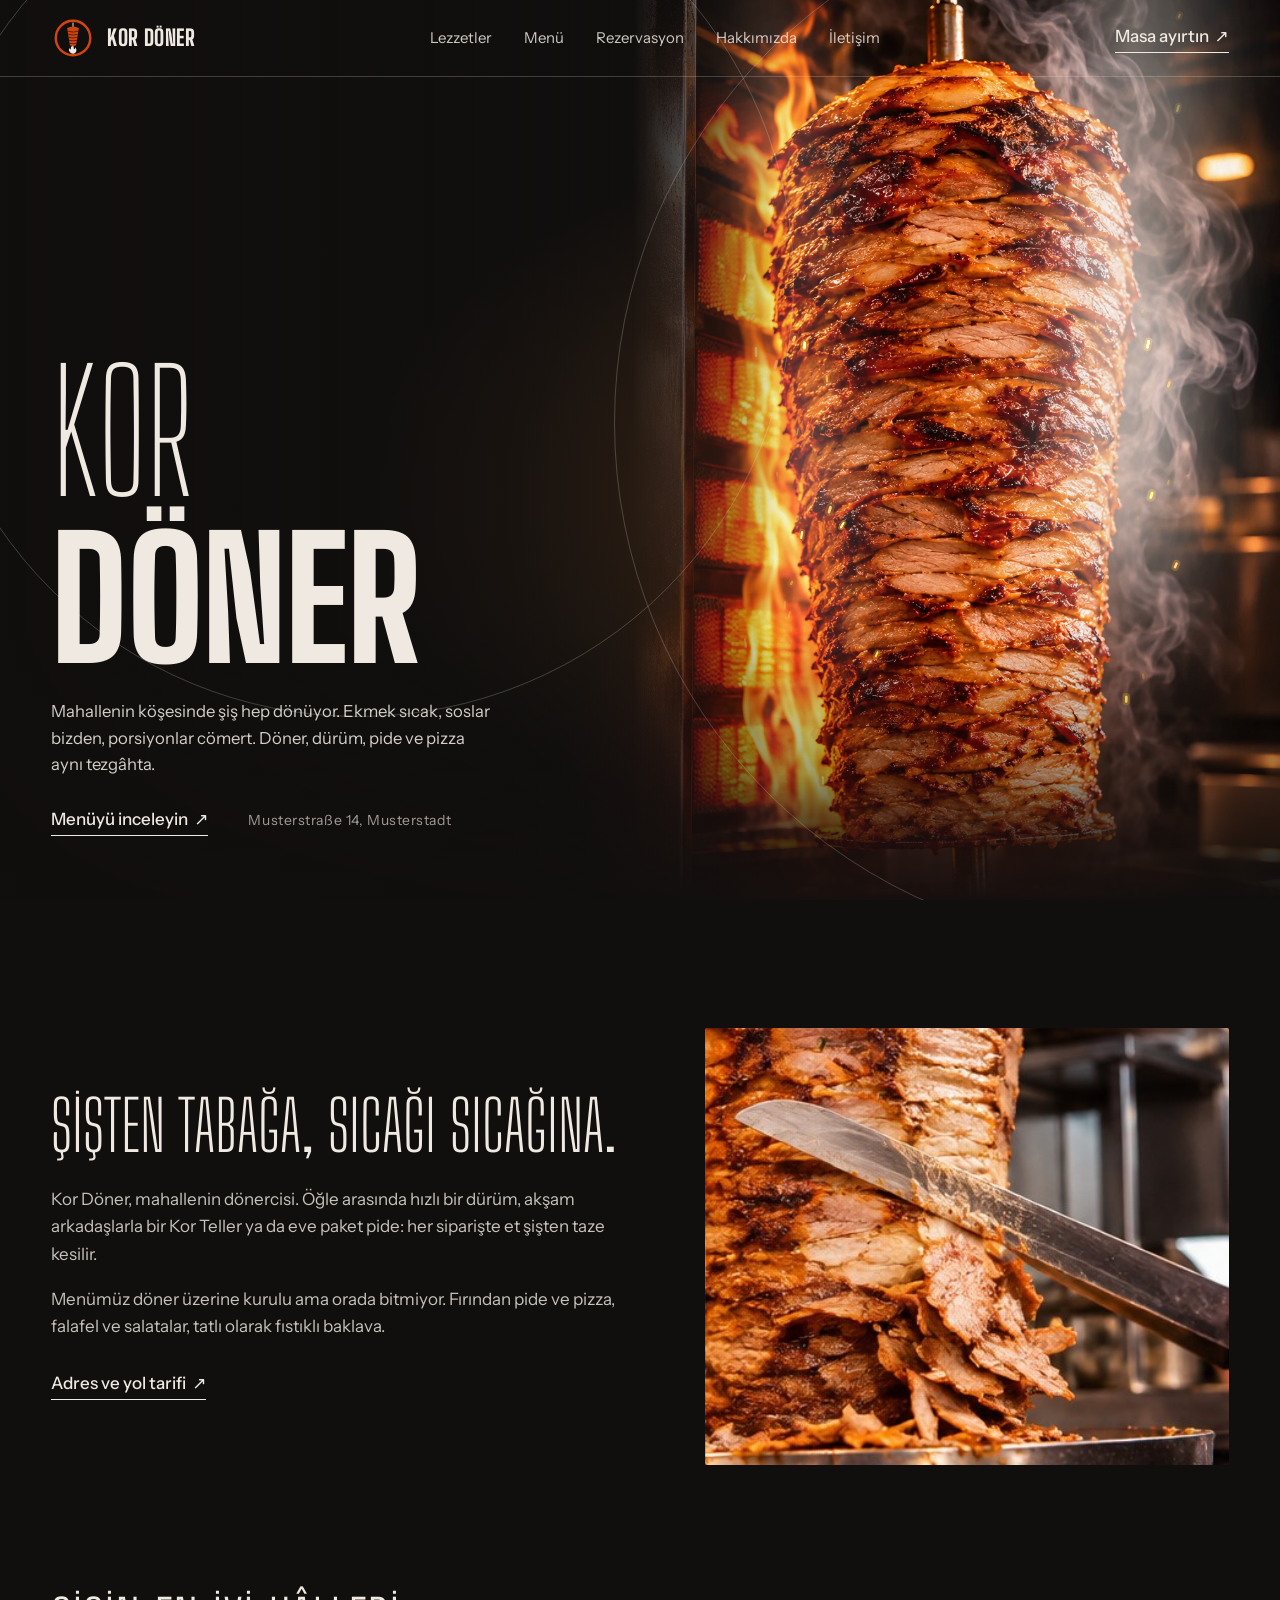
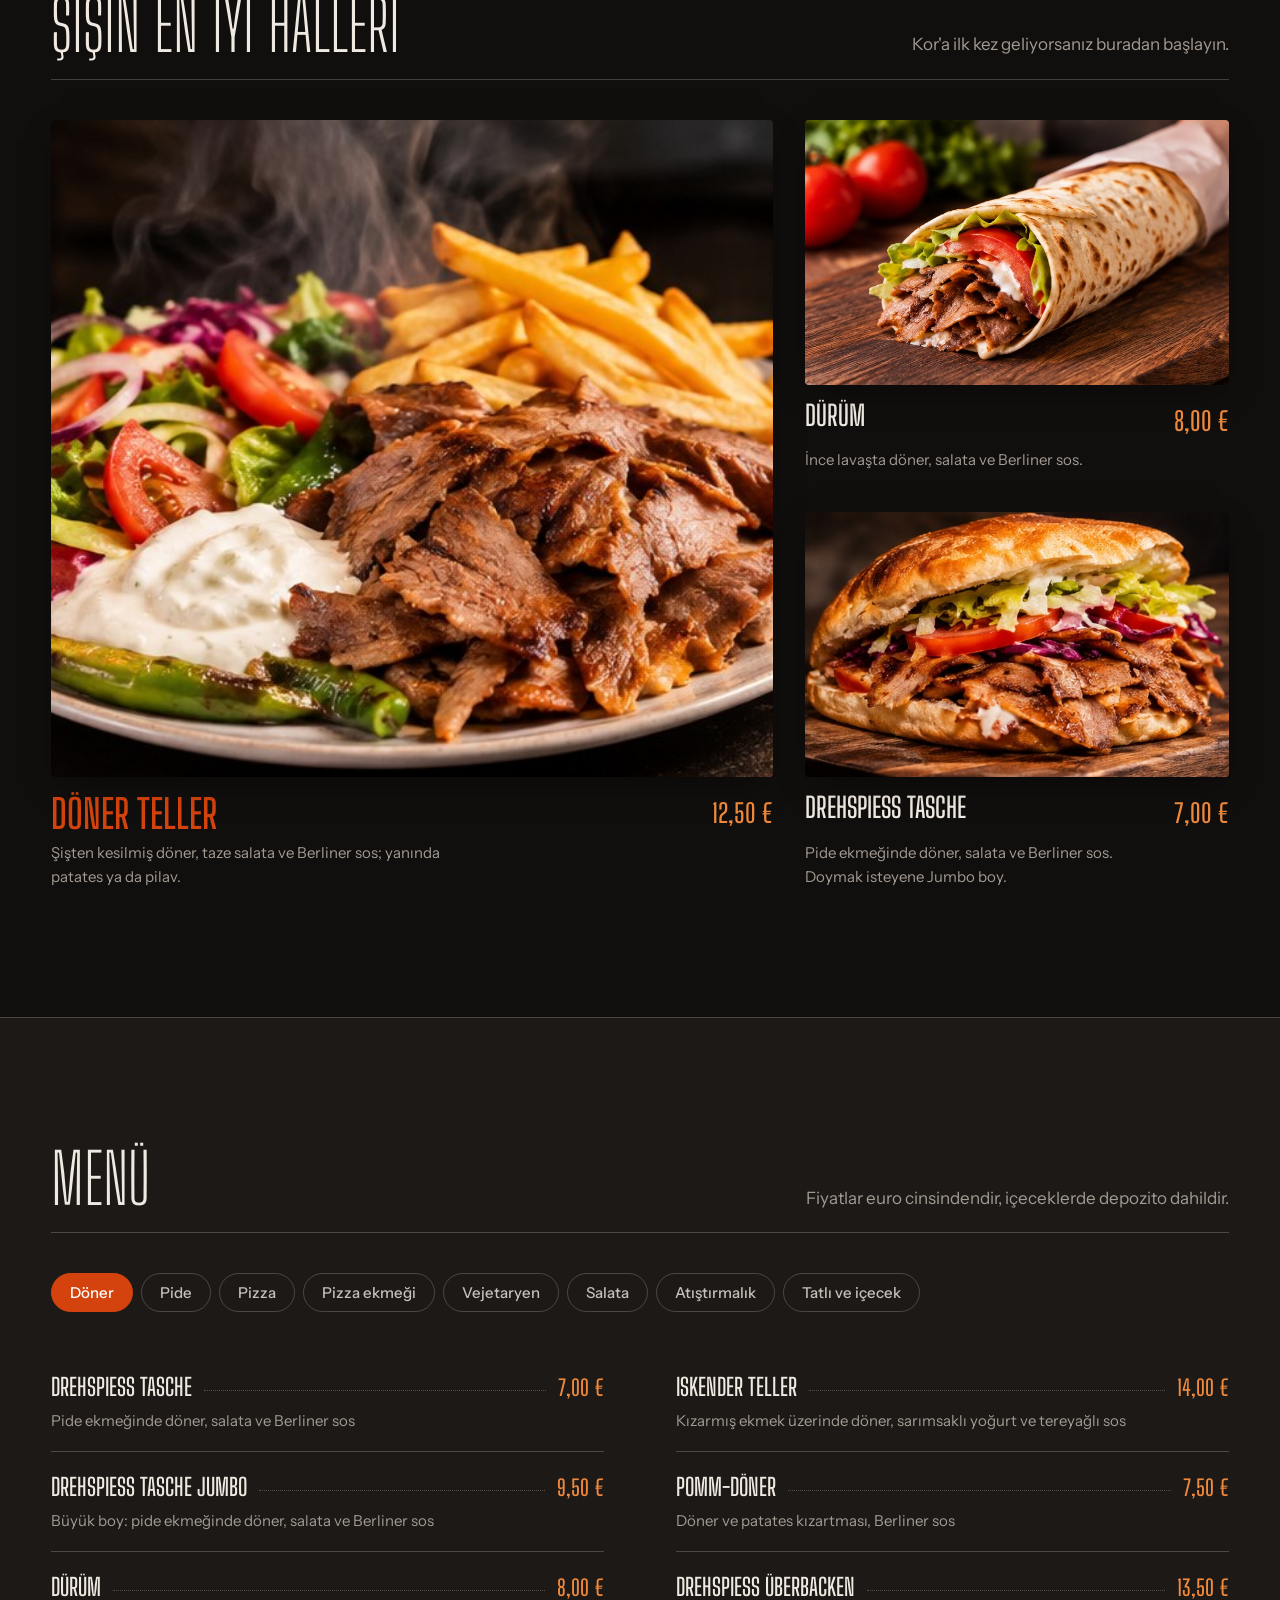
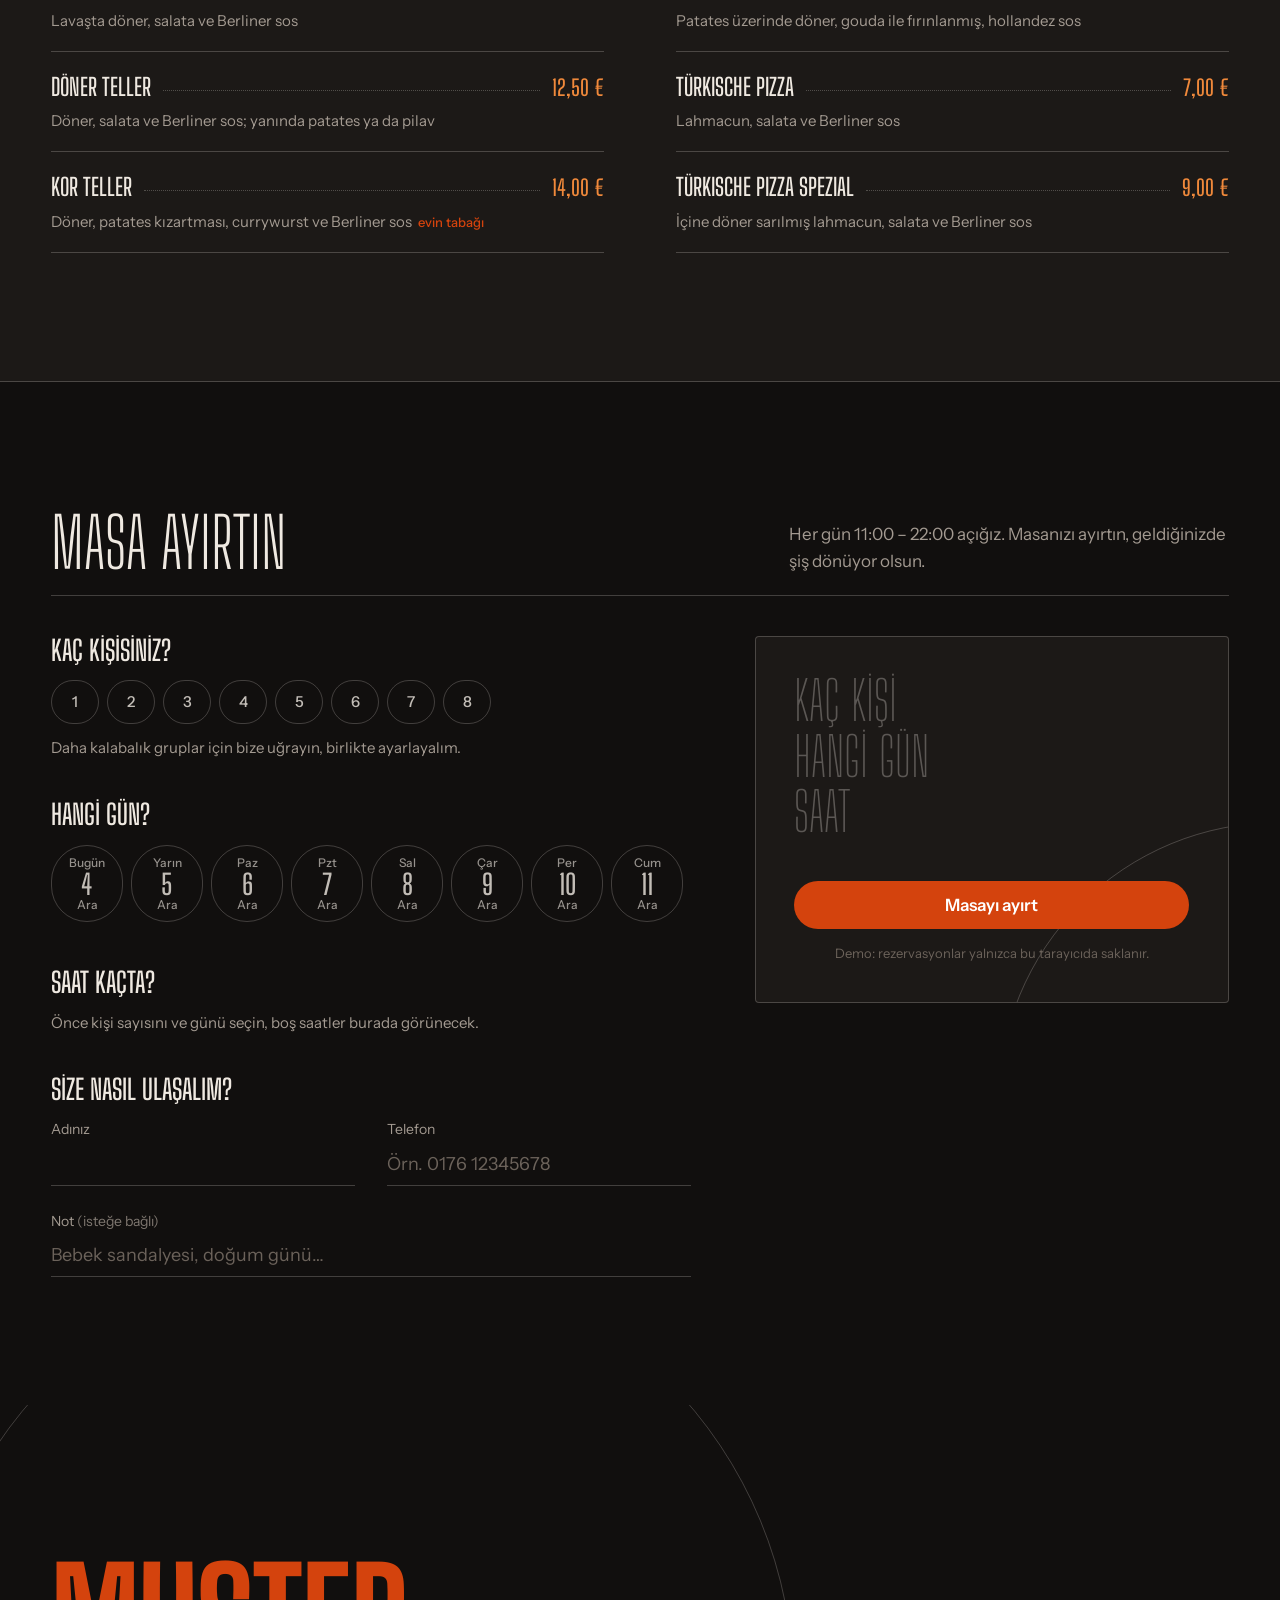
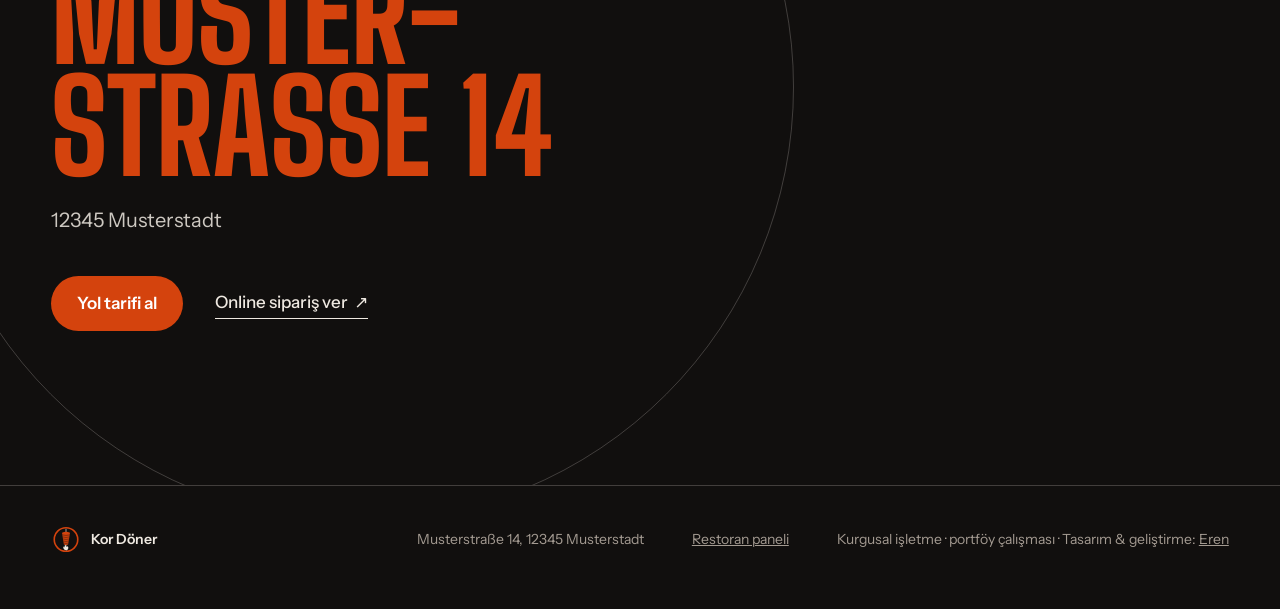
<file: index.html>
<!doctype html>
<html lang="tr">
<head>
<meta charset="utf-8">
<meta name="viewport" content="width=device-width, initial-scale=1">
<title>Kor Döner · Döner, Pide &amp; Pizza</title>
<meta name="description" content="Kor Döner: döner, dürüm, pide ve pizza. Kurgusal bir restoran için hazırlanmış portföy çalışması.">
<link rel="icon" href="favicon.svg" type="image/svg+xml">
<meta name="theme-color" content="#110f0e">
<meta property="og:title" content="Kor Döner · Döner, Pide &amp; Pizza">
<meta property="og:description" content="Döner, dürüm, pide ve pizza. Portföy çalışması, kurgusal işletme.">
<meta property="og:type" content="website">
<meta property="og:locale" content="tr_TR">
<link rel="preload" href="fonts/big-shoulders-display-latin.woff2" as="font" type="font/woff2" crossorigin>
<link rel="preload" href="fonts/instrument-sans-latin.woff2" as="font" type="font/woff2" crossorigin>
<link rel="stylesheet" href="fonts/fonts.css">
<link rel="stylesheet" href="styles.css?v=2">
</head>
<body>

<svg width="0" height="0" style="position:absolute" aria-hidden="true">
  <!-- Kor Döner işareti: halka, döner şişi ve kor alevi.
       Renkler CSS değişkenleriyle: --flame (alev), --skewer (şiş), --gap (et bantları arası) -->
  <symbol id="mark" viewBox="0 0 120 108">
    <defs>
      <clipPath id="markCone"><path d="M44 27 Q60 18 76 27 L68.5 74 Q60 77 51.5 74 Z"/></clipPath>
    </defs>
    <circle cx="60" cy="54" r="47" fill="none" stroke="currentColor" stroke-width="6.5"/>
    <line x1="60" y1="13" x2="60" y2="80" stroke="var(--skewer, #111)" stroke-width="2.6" stroke-linecap="round"/>
    <path d="M44 27 Q60 18 76 27 L68.5 74 Q60 77 51.5 74 Z" fill="currentColor"/>
    <g clip-path="url(#markCone)" fill="none" stroke="var(--gap, #fff)" stroke-width="1.7" stroke-linecap="round">
      <path d="M40 35 Q60 41 80 35"/><path d="M40 43 Q60 49 80 43"/><path d="M40 51 Q60 57 80 51"/>
      <path d="M40 59 Q60 65 80 59"/><path d="M40 67 Q60 73 80 67"/>
    </g>
    <path fill="var(--flame, #111)" d="M60 97 C51 95 47 88 50 81 C51 84 53 85.5 54.5 84.5 C53 80 55.5 76.5 59 74.5 C58.5 78.5 60.5 80.5 62.5 80.5 C61.5 83.5 63 85 64.5 84 C66 82.5 66 80.5 65.5 79 C69.5 82 71 89 67 93.5 C65 95.8 62.5 96.8 60 97 Z"/>
  </symbol>
</svg>

<header class="nav" id="top">
  <a class="brand" href="#top" aria-label="Kor Döner, sayfa başı">
    <svg class="brand-mark"><use href="#mark"/></svg>
    <span class="brand-name">Kor Döner</span>
  </a>
  <nav class="nav-links" id="navLinks" aria-label="Ana menü">
    <a href="#lezzet">Lezzetler</a>
    <a href="#menu">Menü</a>
    <a href="#rezervasyon">Rezervasyon</a>
    <a href="#hikaye">Hakkımızda</a>
    <a href="#ziyaret">İletişim</a>
  </nav>
  <a class="link-cta nav-cta" href="#rezervasyon">Masa ayırtın <span aria-hidden="true">↗</span></a>
  <button class="nav-toggle" id="navToggle" aria-expanded="false" aria-controls="navLinks">Menü</button>
</header>

<main>

<!-- HERO: döner şişi fotoğrafı; script.js içindeki heroSpit() eti döndürür, duman ve kıvılcım ekler -->
<section class="hero" aria-labelledby="heroTitle">
  <div class="hero-art" aria-hidden="true">
    <img src="assets/sis-hero.webp" alt="" width="1024" height="1536" fetchpriority="high">
    <canvas class="hero-fx"></canvas>
  </div>
  <div class="hero-shade" aria-hidden="true"></div>
  <div class="rings" aria-hidden="true"><span></span><span></span></div>

  <div class="hero-inner">
    <h1 id="heroTitle" class="hero-title">
      <span class="ht-line">Kor</span>
      <span class="ht-line">Döner</span>
    </h1>
    <p class="hero-lede">Mahallenin köşesinde şiş hep dönüyor. Ekmek sıcak, soslar bizden, porsiyonlar cömert. Döner, dürüm, pide ve pizza aynı tezgâhta.</p>
    <div class="hero-meta">
      <a class="link-cta hero-cta" href="#menu">Menüyü inceleyin <span aria-hidden="true">↗</span></a>
      <p class="hero-note">Musterstraße 14, Musterstadt</p>
    </div>
  </div>
</section>

<section class="intro" id="hikaye">
  <div class="intro-text">
    <h2 class="display-2">Şişten tabağa, sıcağı sıcağına.</h2>
    <p>Kor Döner, mahallenin dönercisi. Öğle arasında hızlı bir dürüm, akşam arkadaşlarla bir Kor Teller ya da eve paket pide: her siparişte et şişten taze kesilir.</p>
    <p>Menümüz döner üzerine kurulu ama orada bitmiyor. Fırından pide ve pizza, falafel ve salatalar, tatlı olarak fıstıklı baklava.</p>
    <a class="link-cta" href="#ziyaret">Adres ve yol tarifi <span aria-hidden="true">↗</span></a>
  </div>
  <figure class="photo-slot intro-photo" data-photo="assets/kesim.jpg">
    <figcaption>Fotoğraf: şişten kesim</figcaption>
  </figure>
</section>

<section class="signatures" id="lezzet" aria-labelledby="sigTitle">
  <div class="section-head">
    <h2 id="sigTitle" class="display-2">Şişin en iyi hâlleri</h2>
    <p>Kor'a ilk kez geliyorsanız buradan başlayın.</p>
  </div>
  <div class="sig-grid">
    <article class="sig sig-feature">
      <div class="tilt" data-tilt>
        <div class="tilt-card">
          <img src="assets/doner-teller.jpg" alt="Döner Teller: döner, patates kızartması, salata ve yoğurtlu sos" loading="lazy">
          <span class="tilt-glare" aria-hidden="true"></span>
        </div>
      </div>
      <div class="sig-body">
        <h3 lang="de">Döner Teller</h3>
        <p>Şişten kesilmiş döner, taze salata ve Berliner sos; yanında patates ya da pilav.</p>
        <span class="price">12,50 €</span>
      </div>
    </article>
    <article class="sig">
      <div class="tilt" data-tilt>
        <div class="tilt-card">
          <img src="assets/durum.jpg" alt="Lavaşa sarılmış dürüm" loading="lazy">
          <span class="tilt-glare" aria-hidden="true"></span>
        </div>
      </div>
      <div class="sig-body">
        <h3 lang="de">Dürüm</h3>
        <p>İnce lavaşta döner, salata ve Berliner sos.</p>
        <span class="price">8,00 €</span>
      </div>
    </article>
    <article class="sig">
      <div class="tilt" data-tilt>
        <div class="tilt-card">
          <img src="assets/tasche.jpg" alt="Pide ekmeğinde döner, salata ve sos" loading="lazy">
          <span class="tilt-glare" aria-hidden="true"></span>
        </div>
      </div>
      <div class="sig-body">
        <h3 lang="de">Drehspieß Tasche</h3>
        <p>Pide ekmeğinde döner, salata ve Berliner sos. Doymak isteyene Jumbo boy.</p>
        <span class="price">7,00 €</span>
      </div>
    </article>
  </div>
</section>

<section class="menu" id="menu" aria-labelledby="menuTitle">
  <div class="section-head">
    <h2 id="menuTitle" class="display-2">Menü</h2>
    <p>Fiyatlar euro cinsindendir, içeceklerde depozito dahildir.</p>
  </div>
  <div class="menu-tabs" role="tablist" aria-label="Menü kategorileri" id="menuTabs"></div>
  <div class="menu-panel" id="menuPanel" role="tabpanel" tabindex="0"></div>
</section>

<section class="booking" id="rezervasyon" aria-labelledby="bookTitle">
  <div class="section-head">
    <h2 id="bookTitle" class="display-2">Masa ayırtın</h2>
    <p>Her gün 11:00 – 22:00 açığız. Masanızı ayırtın, geldiğinizde şiş dönüyor olsun.</p>
  </div>

  <form class="book" id="bookForm" novalidate>
    <div class="book-steps">
      <fieldset class="book-field">
        <legend>Kaç kişisiniz?</legend>
        <div class="pills" id="partyPills"></div>
        <p class="book-hint">Daha kalabalık gruplar için bize uğrayın, birlikte ayarlayalım.</p>
      </fieldset>

      <fieldset class="book-field">
        <legend>Hangi gün?</legend>
        <div class="pills pills-scroll" id="dayPills"></div>
      </fieldset>

      <fieldset class="book-field">
        <legend>Saat kaçta?</legend>
        <div class="pills pills-grid" id="timePills">
          <p class="book-empty">Önce kişi sayısını ve günü seçin, boş saatler burada görünecek.</p>
        </div>
      </fieldset>

      <fieldset class="book-field book-contact">
        <legend>Size nasıl ulaşalım?</legend>
        <label class="line-input">
          <span>Adınız</span>
          <input name="name" id="bkName" autocomplete="name" required maxlength="60" aria-describedby="bkNameMsg">
          <small class="field-msg" id="bkNameMsg" aria-live="polite"></small>
        </label>
        <label class="line-input">
          <span>Telefon</span>
          <input name="phone" id="bkPhone" type="tel" autocomplete="tel" inputmode="tel" required maxlength="24" placeholder="Örn. 0176 12345678" aria-describedby="bkPhoneMsg">
          <small class="field-msg" id="bkPhoneMsg" aria-live="polite"></small>
        </label>
        <label class="line-input line-input-wide">
          <span>Not <em>(isteğe bağlı)</em></span>
          <input name="note" id="bkNote" maxlength="140" placeholder="Bebek sandalyesi, doğum günü…">
        </label>
      </fieldset>
    </div>

    <aside class="book-summary" aria-live="polite">
      <div class="rings rings-book" aria-hidden="true"><span></span></div>
      <p class="sum-line" id="sumParty"><span class="sum-empty">Kaç kişi</span></p>
      <p class="sum-line" id="sumDay"><span class="sum-empty">Hangi gün</span></p>
      <p class="sum-line sum-time" id="sumTime"><span class="sum-empty">Saat</span></p>
      <p class="book-error" id="bookError" role="alert"></p>
      <button class="btn book-submit" type="submit">Masayı ayırt</button>
      <p class="book-demo">Demo: rezervasyonlar yalnızca bu tarayıcıda saklanır.</p>
    </aside>
  </form>

  <div class="book-done" id="bookDone" hidden tabindex="-1">
    <div class="rings rings-book" aria-hidden="true"><span></span></div>
    <p class="done-kicker">Masanız ayrıldı</p>
    <p class="done-line" id="doneWhen"></p>
    <p class="done-meta" id="doneMeta"></p>
    <button class="link-cta" type="button" id="bookAgain">Yeni rezervasyon yap</button>
  </div>
</section>

<section class="visit" id="ziyaret" aria-labelledby="visitTitle">
  <div class="rings rings-visit" aria-hidden="true"><span></span></div>
  <div class="visit-inner">
    <h2 id="visitTitle" class="visit-title" lang="de">Muster-<wbr>straße 14</h2>
    <p class="visit-city">12345 Musterstadt</p>
    <div class="visit-actions">
      <a class="btn" href="#top">Yol tarifi al</a>
      <a class="link-cta" href="#menu">Online sipariş ver <span aria-hidden="true">↗</span></a>
    </div>
  </div>
</section>

</main>

<footer class="footer">
  <div class="footer-brand">
    <svg class="brand-mark"><use href="#mark"/></svg>
    <span>Kor Döner</span>
  </div>
  <p>Musterstraße 14, 12345 Musterstadt</p>
  <p><a href="panel.html">Restoran paneli</a></p>
  <p class="footer-note">Kurgusal işletme · portföy çalışması · Tasarım &amp; geliştirme: <a href="https://github.com/ErenAlmis" target="_blank" rel="noopener">Eren</a></p>
</footer>

<script src="script.js?v=2"></script>
<script src="store.js?v=2"></script>
<script src="reservation.js?v=2"></script>
</body>
</html>
</file>
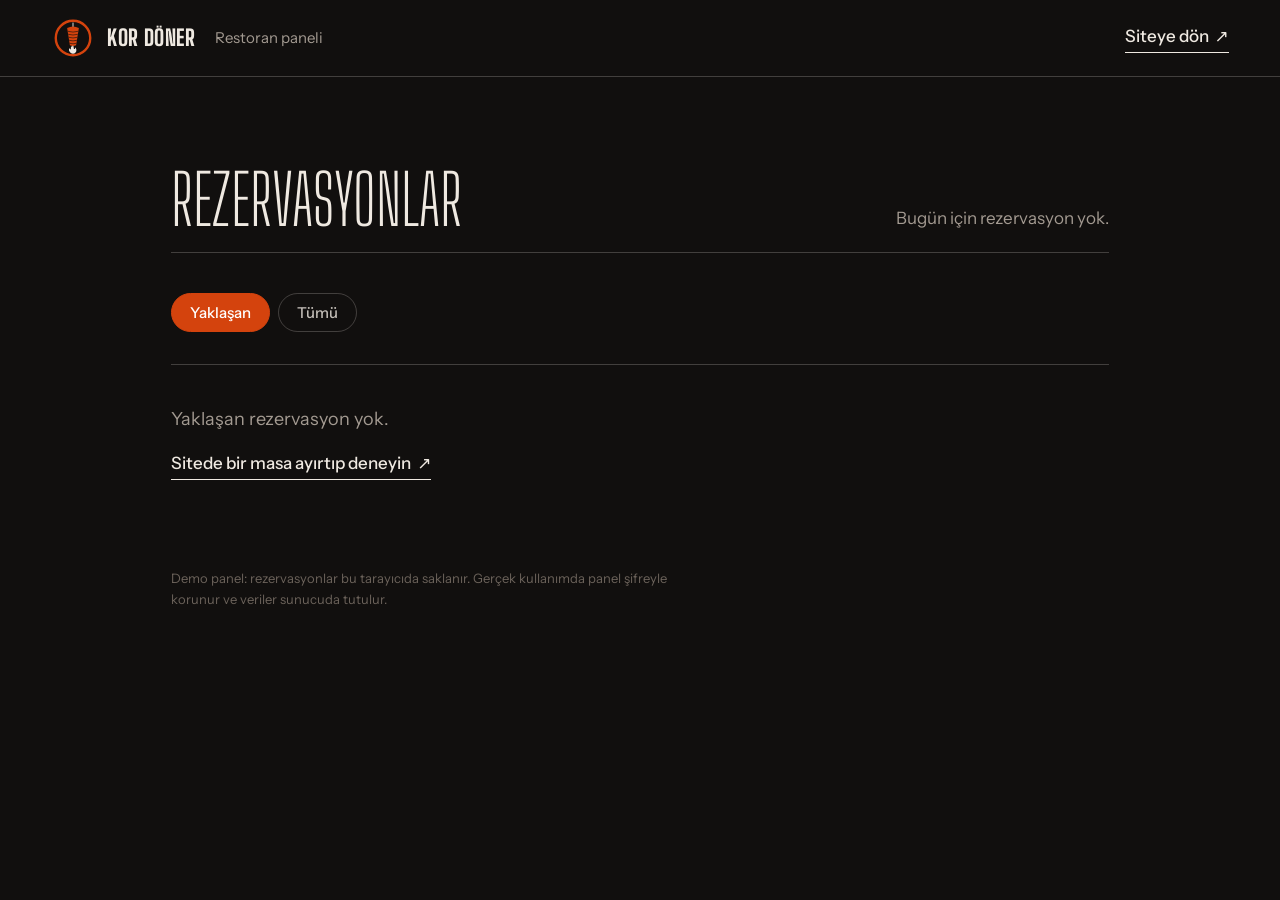
<file: panel.html>
<!doctype html>
<html lang="tr">
<head>
<meta charset="utf-8">
<meta name="viewport" content="width=device-width, initial-scale=1">
<title>Rezervasyonlar · Kor Döner</title>
<meta name="robots" content="noindex, nofollow">
<link rel="icon" href="favicon.svg" type="image/svg+xml">
<meta name="theme-color" content="#110f0e">
<link rel="preload" href="fonts/big-shoulders-display-latin.woff2" as="font" type="font/woff2" crossorigin>
<link rel="preload" href="fonts/instrument-sans-latin.woff2" as="font" type="font/woff2" crossorigin>
<link rel="stylesheet" href="fonts/fonts.css">
<link rel="stylesheet" href="styles.css">
</head>
<body class="panel-page">

<header class="panel-bar">
  <a class="brand" href="index.html" aria-label="Kor Döner, siteye dön">
    <svg class="brand-mark" viewBox="0 0 120 108" aria-hidden="true">
      <defs><clipPath id="pc"><path d="M44 27 Q60 18 76 27 L68.5 74 Q60 77 51.5 74 Z"/></clipPath></defs>
      <circle cx="60" cy="54" r="47" fill="none" stroke="currentColor" stroke-width="6.5"/>
      <line x1="60" y1="13" x2="60" y2="80" stroke="var(--skewer)" stroke-width="2.6" stroke-linecap="round"/>
      <path d="M44 27 Q60 18 76 27 L68.5 74 Q60 77 51.5 74 Z" fill="currentColor"/>
      <g clip-path="url(#pc)" fill="none" stroke="var(--gap)" stroke-width="1.7" stroke-linecap="round">
        <path d="M40 35 Q60 41 80 35"/><path d="M40 43 Q60 49 80 43"/><path d="M40 51 Q60 57 80 51"/><path d="M40 59 Q60 65 80 59"/><path d="M40 67 Q60 73 80 67"/>
      </g>
      <path fill="var(--flame)" d="M60 97 C51 95 47 88 50 81 C51 84 53 85.5 54.5 84.5 C53 80 55.5 76.5 59 74.5 C58.5 78.5 60.5 80.5 62.5 80.5 C61.5 83.5 63 85 64.5 84 C66 82.5 66 80.5 65.5 79 C69.5 82 71 89 67 93.5 C65 95.8 62.5 96.8 60 97 Z"/>
    </svg>
    <span class="brand-name">Kor Döner</span>
  </a>
  <span class="panel-tag">Restoran paneli</span>
  <a class="link-cta" href="index.html#rezervasyon">Siteye dön <span aria-hidden="true">↗</span></a>
</header>

<main class="panel">
  <div class="section-head">
    <h1 class="display-2">Rezervasyonlar</h1>
    <p id="panelSummary"></p>
  </div>

  <div class="menu-tabs panel-filter" role="tablist" aria-label="Rezervasyon filtresi">
    <button role="tab" data-filter="upcoming" aria-selected="true">Yaklaşan</button>
    <button role="tab" data-filter="all" aria-selected="false" tabindex="-1">Tümü</button>
  </div>

  <div id="panelList" aria-live="polite"></div>

  <p class="panel-demo">Demo panel: rezervasyonlar bu tarayıcıda saklanır. Gerçek kullanımda panel şifreyle korunur ve veriler sunucuda tutulur.</p>
</main>

<script src="store.js"></script>
<script src="panel.js"></script>
</body>
</html>
</file>
<file: fonts/fonts.css>
/* Yazı tipleri sitenin kendi sunucusundan yüklenir (Google'a istek gitmez, DSGVO).
   Big Shoulders Display ve Instrument Sans: SIL Open Font License 1.1 */

/* latin-ext: ğ ş ı İ ç vb. */
@font-face {
  font-family: "Big Shoulders Display";
  font-style: normal;
  font-weight: 100 900;
  font-display: swap;
  src: url("big-shoulders-display-latin-ext.woff2") format("woff2");
  unicode-range: U+0100-02BA, U+02BD-02C5, U+02C7-02CC, U+02CE-02D7, U+02DD-02FF, U+0304, U+0308, U+0329, U+1D00-1DBF, U+1E00-1E9F, U+1EF2-1EFF, U+2020, U+20A0-20AB, U+20AD-20C4, U+2113, U+2C60-2C7F, U+A720-A7FF;
}
@font-face {
  font-family: "Big Shoulders Display";
  font-style: normal;
  font-weight: 100 900;
  font-display: swap;
  src: url("big-shoulders-display-latin.woff2") format("woff2");
  unicode-range: U+0000-00FF, U+0131, U+0152-0153, U+02BB-02BC, U+02C6, U+02DA, U+02DC, U+0304, U+0308, U+0329, U+2000-206F, U+20AC, U+2122, U+2191, U+2193, U+2212, U+2215, U+FEFF, U+FFFD;
}
@font-face {
  font-family: "Instrument Sans";
  font-style: normal;
  font-weight: 400 700;
  font-display: swap;
  src: url("instrument-sans-latin-ext.woff2") format("woff2");
  unicode-range: U+0100-02BA, U+02BD-02C5, U+02C7-02CC, U+02CE-02D7, U+02DD-02FF, U+0304, U+0308, U+0329, U+1D00-1DBF, U+1E00-1E9F, U+1EF2-1EFF, U+2020, U+20A0-20AB, U+20AD-20C4, U+2113, U+2C60-2C7F, U+A720-A7FF;
}
@font-face {
  font-family: "Instrument Sans";
  font-style: normal;
  font-weight: 400 700;
  font-display: swap;
  src: url("instrument-sans-latin.woff2") format("woff2");
  unicode-range: U+0000-00FF, U+0131, U+0152-0153, U+02BB-02BC, U+02C6, U+02DA, U+02DC, U+0304, U+0308, U+0329, U+2000-206F, U+20AC, U+2122, U+2191, U+2193, U+2212, U+2215, U+FEFF, U+FFFD;
}
</file>
<file: styles.css>
:root {
  --coal: #110f0e;
  --char: #1c1917;
  --ash: #efe9e1;
  --ash-2: #e3dbd0;
  --smoke: #a39a91;
  --smoke-dark: #6b625a;
  --red: #d4430d;      /* kor turuncusu (marka rengi) */
  --red-deep: #a8340a;
  --ember: #f0893b;
  --line: rgba(239, 233, 225, 0.22);
  --line-dark: rgba(17, 15, 14, 0.16);

  --f-display: "Big Shoulders Display", "Arial Narrow", sans-serif;
  --f-body: "Instrument Sans", system-ui, sans-serif;

  --gutter: clamp(16px, 4vw, 56px);
  --max: 1280px;
}

*, *::before, *::after { box-sizing: border-box; }
/* Bağlantı kaydırması script.js içinde (easeInOut) yapılır; CSS smooth ile çakışmasın diye kapalı. */
html { scroll-behavior: auto; }
body {
  margin: 0;
  background: var(--coal);
  color: var(--ash);
  font-family: var(--f-body);
  font-size: 17px;
  line-height: 1.6;
  -webkit-font-smoothing: antialiased;
}
img { max-width: 100%; display: block; }
a { color: inherit; }
:focus-visible { outline: 2px solid var(--ember); outline-offset: 3px; }
section[tabindex="-1"]:focus, body[tabindex="-1"]:focus { outline: none; }

/* ---------- Nav ---------- */
.nav {
  position: absolute; inset: 0 0 auto 0; z-index: 20;
  display: flex; align-items: center; gap: 32px;
  padding: 18px var(--gutter);
  border-bottom: 1px solid var(--line);
}
.brand { display: flex; align-items: center; gap: 12px; text-decoration: none; }
.brand-mark { width: 44px; height: 40px; color: var(--red); --flame: var(--ash); --skewer: var(--ash); --gap: var(--coal); }
.brand-name {
  font-family: var(--f-display); font-weight: 800; font-size: 22px;
  letter-spacing: 0.02em; text-transform: uppercase; line-height: 1;
}
.nav-links { display: flex; gap: 32px; margin-left: auto; margin-right: auto; }
.nav-links a { text-decoration: none; font-size: 15px; opacity: 0.85; transition: opacity .2s; }
.nav-links a:hover { opacity: 1; }
.nav-toggle {
  display: none; margin-left: auto;
  background: none; border: 1px solid var(--line); color: var(--ash);
  font: 500 14px var(--f-body); padding: 8px 14px; border-radius: 999px; cursor: pointer;
}

.link-cta {
  position: relative;
  display: inline-flex; gap: 6px; align-items: baseline;
  text-decoration: none; font-weight: 500;
  border-bottom: 1px solid currentColor; padding-bottom: 2px;
  transition: color .2s, border-color .2s;
}
.link-cta:hover { color: var(--ember); }
/* Parmakla dokunma alanını 44 px'e büyüt; görünüm değişmez */
.link-cta::before { content: ""; position: absolute; inset: -8px -6px; }

/* ---------- Hero ---------- */
.hero {
  position: relative; overflow: hidden;
  min-height: max(640px, 100svh);
  display: flex; align-items: flex-end;
  background:
    radial-gradient(60% 55% at 70% 55%, rgba(240,137,59,.28), transparent 70%),
    radial-gradient(40% 40% at 72% 85%, rgba(226,35,26,.25), transparent 70%),
    var(--coal);
  background-size: cover; background-position: center;
}
.hero-shade {
  position: absolute; inset: 0; pointer-events: none;
  background: linear-gradient(90deg, rgba(17,15,14,.9) 0%, rgba(17,15,14,.55) 40%, rgba(17,15,14,0) 62%),
              linear-gradient(0deg, rgba(17,15,14,.75), transparent 30%);
}
.hero-art {
  position: absolute; top: 0; bottom: 0; right: 0;
  width: min(54vw, 72svh);
  -webkit-mask-image: linear-gradient(90deg, transparent 0%, #000 22%), linear-gradient(0deg, transparent 0%, #000 14%);
  -webkit-mask-composite: source-in;
  mask-image: linear-gradient(90deg, transparent 0%, #000 22%), linear-gradient(0deg, transparent 0%, #000 14%);
  mask-composite: intersect;
}
.hero-art img, .hero-fx {
  position: absolute; inset: 0; width: 100%; height: 100%;
  object-fit: cover; object-position: 50% 50%;
}

.rings { position: absolute; inset: 0; pointer-events: none; }
.rings span {
  position: absolute; border: 1px solid var(--line); border-radius: 50%;
}
.rings span:nth-child(1) { width: 68vmax; height: 68vmax; left: -6vmax; top: -12vmax; }
.rings span:nth-child(2) { width: 82vmax; height: 82vmax; right: -30vmax; top: -8vmax; }

.hero-inner {
  position: relative; z-index: 2;
  width: 100%; max-width: var(--max); margin: 0 auto;
  padding: 140px var(--gutter) 64px;
  display: grid;
  grid-template-columns: minmax(0, 1fr) minmax(0, .9fr);
  grid-template-areas:
    "title ."
    "lede ."
    "meta .";
  column-gap: 48px; row-gap: 28px;
}
.hero-meta { grid-area: meta; display: flex; gap: 40px; align-items: baseline; flex-wrap: wrap; }
.hero-title {
  grid-area: title; margin: 0;
  font-family: var(--f-display); font-weight: 200;
  text-transform: uppercase; line-height: .86; letter-spacing: -0.01em;
  font-size: clamp(76px, 13vw, 210px);
}
.ht-line { display: block; }
.ht-line + .ht-line { margin-top: 0.14em; }
.ht-line:last-child { font-weight: 800; color: var(--ash); }
.hero-lede {
  grid-area: lede; max-width: 40ch; margin: 0;
  font-size: clamp(16px, 1.3vw, 19px); color: rgba(239,233,225,.88);
}
.hero-note { margin: 0; font-size: 14px; letter-spacing: 0.04em; color: var(--smoke); }

/* load sequence */
.hero-title .ht-line, .hero-lede, .hero-note, .hero-cta, .hero-art {
  opacity: 0; animation: rise .9s cubic-bezier(.2,.7,.2,1) forwards;
}
.hero-art { animation-name: fadeArt; animation-duration: 1.6s; }
.ht-line:nth-child(1) { animation-delay: .1s; }
.ht-line:nth-child(2) { animation-delay: .22s; }
.hero-lede { animation-delay: .5s; }
.hero-note, .hero-cta { animation-delay: .65s; }
@keyframes rise { from { opacity: 0; transform: translateY(24px); } to { opacity: 1; transform: none; } }
@keyframes fadeArt { from { opacity: 0; } to { opacity: 1; } }

/* ---------- Photo slots ---------- */
.photo-slot {
  position: relative; margin: 0; overflow: hidden;
  background:
    repeating-linear-gradient(135deg, rgba(239,233,225,.05) 0 2px, transparent 2px 14px),
    radial-gradient(80% 80% at 30% 20%, rgba(226,35,26,.45), transparent 70%),
    var(--char);
  background-size: cover; background-position: center;
  display: flex; align-items: flex-end;
}
.photo-slot figcaption {
  margin: 14px; padding: 4px 10px; font-size: 13px;
  background: rgba(17,15,14,.7); color: var(--smoke); border-radius: 999px;
}
.photo-slot.has-photo figcaption { display: none; }

/* ---------- Intro ---------- */
section { position: relative; }
.intro {
  max-width: var(--max); margin: 0 auto;
  padding: clamp(80px, 10vw, 140px) var(--gutter);
  display: grid; grid-template-columns: 1.1fr 1fr; gap: clamp(32px, 6vw, 96px); align-items: center;
}
.display-2 {
  font-family: var(--f-display); font-weight: 300;
  font-size: clamp(44px, 5.4vw, 80px); line-height: .95; margin: 0 0 28px;
  text-transform: uppercase; letter-spacing: 0;
}
.intro-text p { max-width: 52ch; color: rgba(239,233,225,.82); margin: 0 0 18px; }
.intro-text .link-cta { margin-top: 12px; }
.intro-photo { aspect-ratio: 6 / 5; border-radius: 2px; }

/* ---------- Signatures ---------- */
.signatures {
  max-width: var(--max); margin: 0 auto;
  padding: 0 var(--gutter) clamp(80px, 10vw, 140px);
}
.section-head {
  display: flex; justify-content: space-between; align-items: end; gap: 24px; flex-wrap: wrap;
  border-bottom: 1px solid var(--line); padding-bottom: 20px; margin-bottom: 40px;
}
.section-head .display-2 { margin: 0; }
.section-head p { margin: 0; color: var(--smoke); max-width: 40ch; }

.sig-grid {
  display: grid; gap: 40px 32px;
  grid-template-columns: 1.7fr 1fr;
  grid-template-rows: auto auto;
}
.sig { display: flex; flex-direction: column; }
.sig-feature { grid-row: span 2; }
.sig-feature .tilt { flex: 1; min-height: 420px; }
.sig .tilt { aspect-ratio: 16 / 10; }
.sig-feature .tilt { aspect-ratio: auto; }

/* Tilt kartı: 21st.dev InteractiveTiltCard bileşeninin bağımlılıksız (framer-motion'suz) karşılığı */
.tilt {
  --rx: 0deg; --ry: 0deg; --s: 1; --gx: 50%; --gy: 50%;
  position: relative; perspective: 1000px; transform-style: preserve-3d;
  transform: scale(var(--s));
  transition: transform .2s ease-out;
}
.tilt-card {
  position: absolute; inset: 0; overflow: hidden; border-radius: 4px;
  background: var(--char); transform-style: preserve-3d;
  transform: rotateX(var(--rx)) rotateY(var(--ry));
  box-shadow: 0 10px 30px -10px rgba(0,0,0,.6);
  transition: transform .2s ease-out, box-shadow .2s ease-out;
}
.tilt-card img { width: 100%; height: 100%; object-fit: cover; }
.tilt-glare {
  position: absolute; inset: 0; pointer-events: none; opacity: 0;
  background: radial-gradient(circle at var(--gx) var(--gy), rgba(255,214,170,.32), rgba(255,214,170,.12) 15%, rgba(255,214,170,0) 35%);
  transition: opacity .2s ease-out;
}
.tilt.is-hover { --s: 1.03; z-index: 2; }
.tilt.is-hover .tilt-card { box-shadow: 0 30px 60px -16px rgba(0,0,0,.85), 0 0 0 1px rgba(240,137,59,.25); }
.tilt.is-hover .tilt-glare { opacity: 1; }
.sig-body {
  display: grid; grid-template-columns: 1fr auto; column-gap: 16px;
  padding-top: 16px;
}
.sig-body h3 {
  margin: 0; font-family: var(--f-display); font-weight: 600;
  font-size: 28px; text-transform: uppercase; line-height: 1.05;
}
.sig-feature .sig-body h3 { font-size: 40px; color: var(--red); }
.sig-body p { grid-column: 1; margin: 6px 0 0; color: var(--smoke); font-size: 15px; max-width: 40ch; }
.price {
  grid-column: 2; grid-row: 1; font-family: var(--f-display); font-weight: 600;
  font-size: 26px; white-space: nowrap; color: var(--ember);
}

/* ---------- Menu (koyu, kömürden bir ton açık zemin) ---------- */
.menu {
  background: var(--char); color: var(--ash);
  border-top: 1px solid var(--line); border-bottom: 1px solid var(--line);
  padding: clamp(80px, 10vw, 140px) max(var(--gutter), calc((100% - var(--max)) / 2 + var(--gutter)));
}
.menu-tabs {
  display: flex; gap: 8px; flex-wrap: wrap; margin-bottom: 40px;
}
.menu-tabs button {
  font: 500 15px var(--f-body); color: rgba(239,233,225,.8);
  background: transparent; border: 1px solid var(--line); border-radius: 999px;
  padding: 9px 18px; cursor: pointer; transition: background .2s, color .2s, border-color .2s;
}
.menu-tabs button:hover { border-color: var(--ash); color: var(--ash); }
.menu-tabs button[aria-selected="true"] { background: var(--red); color: #fff; border-color: var(--red); }
.menu-panel { columns: 2; column-gap: 72px; }
.menu-item { break-inside: avoid; padding: 18px 0; border-bottom: 1px solid var(--line); }
.mi-row { display: flex; align-items: baseline; gap: 12px; }
.mi-name {
  font-family: var(--f-display); font-weight: 600; font-size: 24px; text-transform: uppercase; line-height: 1.1;
}
.mi-dots { flex: 1; border-bottom: 1px dotted rgba(239,233,225,.25); transform: translateY(-5px); }
.mi-price { font-family: var(--f-display); font-weight: 600; font-size: 22px; white-space: nowrap; color: var(--ember); }
.mi-desc { margin: 4px 0 0; color: var(--smoke); font-size: 15px; max-width: 46ch; }
.mi-tag { color: var(--red); font-size: 13px; font-weight: 500; margin-left: 6px; }

/* ---------- Rezervasyon ---------- */
.booking {
  max-width: var(--max); margin: 0 auto;
  padding: clamp(80px, 10vw, 140px) var(--gutter);
}
.book {
  display: grid; grid-template-columns: minmax(0, 1.35fr) minmax(0, 1fr);
  gap: clamp(32px, 5vw, 80px); align-items: start;
}
.book-steps { display: grid; gap: 40px; }
.book-field { margin: 0; padding: 0; border: 0; min-width: 0; }
.book-field legend {
  padding: 0; margin-bottom: 14px;
  font-family: var(--f-display); font-weight: 600; font-size: 28px;
  text-transform: uppercase; line-height: 1.05;
}
.book-hint, .book-empty { margin: 12px 0 0; color: var(--smoke); font-size: 15px; max-width: 46ch; }
.book-empty { margin: 0; grid-column: 1 / -1; }

/* Hap butonlar: menü sekmeleriyle aynı dil; içleri gerçek radio girdileri */
.pills { display: flex; gap: 8px; flex-wrap: wrap; }
.pill { position: relative; cursor: pointer; }
.pill input { position: absolute; opacity: 0; width: 1px; height: 1px; pointer-events: none; }
.pill span {
  display: flex; align-items: center; justify-content: center;
  min-width: 48px; min-height: 44px; padding: 8px 16px;
  font: 500 15px var(--f-body); color: rgba(239,233,225,.8);
  border: 1px solid var(--line); border-radius: 999px;
  transition: background .2s, color .2s, border-color .2s;
}
.pill:hover span { border-color: var(--ash); color: var(--ash); }
.pill input:checked + span { background: var(--red); border-color: var(--red); color: #fff; }
.pill input:focus-visible + span { outline: 2px solid var(--ember); outline-offset: 3px; }
.pill.is-off { cursor: not-allowed; }
.pill.is-off span { opacity: .32; text-decoration: line-through; }
.pill.is-off:hover span { border-color: var(--line); color: rgba(239,233,225,.8); }

.pills-scroll { flex-wrap: nowrap; overflow-x: auto; scrollbar-width: none; padding: 2px 0 6px; scroll-snap-type: x proximity; }
.pills-scroll::-webkit-scrollbar { display: none; }
.pill-day { flex: none; scroll-snap-align: start; }
.pill-day span {
  flex-direction: column; gap: 0; width: 72px; padding: 10px 0 9px; border-radius: 40px;
  line-height: 1.15;
}
.pill-day small { font-size: 12px; opacity: .75; }
.pill-day b { font-family: var(--f-display); font-weight: 600; font-size: 28px; line-height: 1; }
.pills-grid { display: grid; grid-template-columns: repeat(auto-fill, minmax(84px, 1fr)); }
.pills-grid .pill span { width: 100%; font-variant-numeric: tabular-nums; flex-direction: column; line-height: 1.15; }
/* "az yer" yazılı butonlar uzarsa aynı satırdakiler de aynı boyda kalsın */
.pills-grid .pill { display: flex; }
.pills-grid .pill span { flex: 1; }
.pill.is-low small { font-size: 11px; color: var(--ember); }
.pill.is-low input:checked + span small { color: #fff; }

/* İletişim: sitedeki linkler gibi alt çizgili alanlar */
.book-contact { display: grid; grid-template-columns: 1fr 1fr; gap: 24px 32px; }
.book-contact legend { grid-column: 1 / -1; }
.line-input { display: grid; gap: 4px; }
.line-input-wide { grid-column: 1 / -1; }
.line-input > span { font-size: 14px; color: var(--smoke); }
.line-input em { font-style: normal; opacity: .75; }
.line-input input {
  width: 100%; background: transparent; color: var(--ash);
  font: 400 18px var(--f-body); padding: 8px 0 10px;
  border: 0; border-bottom: 1px solid var(--line); border-radius: 0;
  transition: border-color .2s;
}
.line-input input::placeholder { color: var(--smoke-dark); }
.line-input input:hover { border-bottom-color: rgba(239,233,225,.45); }
.line-input input:focus { outline: none; border-bottom-color: var(--ember); }
.line-input input:focus-visible { outline: none; box-shadow: 0 1px 0 0 var(--ember); }

/* Canlı özet: hero başlığındaki ince/kalın ağırlık oyunu */
.book-summary {
  position: sticky; top: 24px; overflow: hidden;
  background: var(--char); border: 1px solid var(--line); border-radius: 4px;
  padding: clamp(28px, 3vw, 40px);
}
/* .rings span:nth-child(1) kuralını (hero) ezmek için aynı özgüllük + sonra gelme */
.rings.rings-book span { width: 560px; height: 560px; left: auto; top: auto; right: -330px; bottom: -380px; }
.sum-line {
  position: relative; margin: 0;
  font-family: var(--f-display); text-transform: uppercase;
  font-size: clamp(40px, 4.2vw, 64px); line-height: .92;
  font-weight: 200; color: rgba(239,233,225,.3);
  transition: color .25s;
}
.sum-line + .sum-line { margin-top: .12em; }
.sum-line.is-set { font-weight: 800; color: var(--ash); }
.sum-time.is-set { color: var(--red); font-variant-numeric: tabular-nums; }
.book-error { position: relative; min-height: 1.5em; margin: 28px 0 12px; color: var(--ember); font-size: 15px; }
.book-error:empty { min-height: 0; margin-bottom: 0; }
.book-submit {
  position: relative; width: 100%; margin-top: 16px;
  border: 0; cursor: pointer; font: 600 17px var(--f-body);
}
.book-demo { position: relative; margin: 14px 0 0; font-size: 13px; color: var(--smoke-dark); text-align: center; }

/* display: grid, [hidden]'ı ezmesin */
.book[hidden], .book-done[hidden] { display: none; }

/* Onay */
.book-done {
  position: relative; overflow: hidden;
  border: 1px solid var(--line); border-radius: 4px; background: var(--char);
  padding: clamp(40px, 6vw, 88px) clamp(28px, 5vw, 72px);
}
.book-done:focus { outline: none; }
.done-kicker { position: relative; margin: 0 0 14px; color: var(--smoke); font-size: 18px; }
.done-line {
  position: relative; margin: 0; max-width: 14ch;
  font-family: var(--f-display); font-weight: 800; text-transform: uppercase;
  font-size: clamp(48px, 7vw, 112px); line-height: .9; color: var(--red);
  animation: rise .7s cubic-bezier(.2,.7,.2,1) both;
}
.done-meta { position: relative; margin: 24px 0 32px; font-size: 18px; color: rgba(239,233,225,.88); max-width: 46ch; }
.done-code { white-space: nowrap; font-weight: 600; color: var(--ember); }
.book-done .link-cta { background: none; border-top: 0; border-left: 0; border-right: 0; color: var(--ash); font: 500 17px var(--f-body); cursor: pointer; padding: 0 0 2px; }

/* ---------- Restoran paneli ---------- */
.panel-bar {
  display: flex; align-items: center; gap: 20px;
  padding: 18px var(--gutter); border-bottom: 1px solid var(--line);
}
.panel-tag { color: var(--smoke); font-size: 15px; margin-right: auto; }
.panel { max-width: 1040px; margin: 0 auto; padding: clamp(48px, 7vw, 96px) var(--gutter); }
.panel-filter { margin-bottom: 32px; }
.panel-day { margin-bottom: 40px; }
.panel-day-title {
  margin: 0 0 4px; padding-bottom: 10px; border-bottom: 1px solid var(--line);
  font-family: var(--f-display); font-weight: 600; font-size: 26px; text-transform: uppercase;
}
.res {
  display: grid; grid-template-columns: 96px minmax(0, 1fr) auto auto;
  gap: 8px 24px; align-items: center;
  padding: 18px 0; border-bottom: 1px solid var(--line);
}
.res p { margin: 0; }
.res-time {
  font-family: var(--f-display); font-weight: 800; font-size: 40px; line-height: 1;
  color: var(--ember); font-variant-numeric: tabular-nums;
}
.res-name { font-weight: 600; font-size: 18px; }
.res-party { font-weight: 400; color: var(--smoke); margin-left: 6px; }
.res-contact { font-size: 15px; color: var(--smoke); }
.res-contact a { color: var(--ash); text-decoration: none; border-bottom: 1px solid var(--line); }
.res-contact a:hover { color: var(--ember); }
.res-code { margin-left: 12px; font-size: 13px; color: var(--smoke-dark); }
.res-note { font-size: 15px; color: rgba(239,233,225,.82); margin-top: 4px !important; }
.res-status { font-size: 14px; color: var(--smoke); white-space: nowrap; }
.res-confirmed .res-status { color: var(--ash); }
.res-cancelled .res-time, .res-cancelled .res-name { text-decoration: line-through; opacity: .45; }
.res-actions { display: flex; gap: 8px; }
.res-btn {
  font: 500 14px var(--f-body); color: rgba(239,233,225,.85); cursor: pointer;
  background: transparent; border: 1px solid var(--line); border-radius: 999px;
  padding: 8px 16px; min-height: 40px; transition: background .2s, border-color .2s, color .2s;
}
.res-btn:hover { border-color: var(--ash); color: var(--ash); }
.res-btn.is-primary { background: var(--red); border-color: var(--red); color: #fff; }
.res-btn.is-primary:hover { background: var(--red-deep); border-color: var(--red-deep); }
.panel-empty { padding: 40px 0; border-top: 1px solid var(--line); }
.panel-empty p { margin: 0 0 16px; color: var(--smoke); font-size: 18px; }
.panel-demo { margin-top: 48px; color: var(--smoke-dark); font-size: 13px; max-width: 60ch; }
@media (max-width: 760px) {
  .panel-tag { display: none; }
  .panel-bar .link-cta { margin-left: auto; }
  .res { grid-template-columns: 72px minmax(0, 1fr); }
  .res-time { font-size: 32px; align-self: start; }
  .res-status, .res-actions { grid-column: 2; }
}

/* ---------- Visit ---------- */
.visit { overflow: hidden; border-bottom: 1px solid var(--line); }
.rings-visit span { width: 70vmax; height: 70vmax; right: -20vmax; top: -10vmax; }
.visit-inner {
  position: relative; max-width: var(--max); margin: 0 auto;
  padding: clamp(96px, 12vw, 180px) var(--gutter);
}
.visit-title {
  margin: 0; font-family: var(--f-display); font-weight: 800; text-transform: uppercase;
  font-size: clamp(56px, 10vw, 160px); line-height: .88; color: var(--red); max-width: 12ch;
}
.visit-city { margin: 20px 0 40px; font-size: 20px; color: rgba(239,233,225,.85); }
.visit-actions { display: flex; gap: 32px; align-items: center; flex-wrap: wrap; }
.btn {
  display: inline-block; text-decoration: none; font-weight: 600;
  background: var(--red); color: #fff; padding: 14px 26px; border-radius: 999px;
  transition: background .2s;
}
.btn:hover { background: var(--red-deep); }

/* ---------- Footer ---------- */
.footer {
  max-width: var(--max); margin: 0 auto; padding: 40px var(--gutter) 56px;
  display: flex; gap: 24px 48px; flex-wrap: wrap; align-items: center;
  color: var(--smoke); font-size: 14px;
}
.footer p { margin: 0; }
.footer-brand { display: flex; align-items: center; gap: 10px; color: var(--ash); font-weight: 600; margin-right: auto; }
.footer-brand .brand-mark { width: 30px; height: 27px; }

/* ---------- Responsive ---------- */
@media (max-width: 960px) {
  .hero-inner {
    grid-template-columns: minmax(0, 1fr);
    grid-template-areas: "title" "lede" "meta";
  }
  .hero-art { width: 100%; opacity: .6; }
  .hero-shade {
    background: linear-gradient(0deg, rgba(17,15,14,.95) 0%, rgba(17,15,14,.6) 45%, rgba(17,15,14,.2) 100%);
  }
  .intro { grid-template-columns: 1fr; }
  .intro-photo { aspect-ratio: 6 / 5; }
  .sig-grid { grid-template-columns: 1fr 1fr; }
  .sig-feature { grid-row: auto; grid-column: 1 / -1; }
  .sig-feature .tilt { aspect-ratio: 16 / 9; flex: none; min-height: 0; }
  .menu-panel { columns: 1; }
  .book { grid-template-columns: minmax(0, 1fr); }
  .book-summary { position: relative; top: 0; }
}
@media (max-width: 760px) {
  .nav { gap: 16px; }
  .nav-cta { display: none; }
  .nav-toggle { display: block; }
  .nav-links {
    display: none; position: absolute; top: 100%; left: 0; right: 0;
    flex-direction: column; gap: 0; margin: 0;
    background: var(--coal); border-bottom: 1px solid var(--line);
    padding: 8px var(--gutter) 16px;
  }
  .nav-links.open { display: flex; }
  .nav-links a { padding: 12px 0; font-size: 18px; border-bottom: 1px solid var(--line); }
  .nav-links a:last-child { border-bottom: 0; }
  .brand-name { font-size: 19px; }
  .hero-inner { padding-bottom: 48px; }
  .sig-grid { grid-template-columns: 1fr; }
  .sig-feature .sig-body h3 { font-size: 34px; }
  /* Kategoriler tek satırda, yana kaydırılabilir */
  .menu-tabs {
    flex-wrap: nowrap; overflow-x: auto; scrollbar-width: none;
    margin-left: calc(-1 * var(--gutter)); margin-right: calc(-1 * var(--gutter));
    padding: 2px var(--gutter);
    scroll-snap-type: x proximity;
  }
  .menu-tabs::-webkit-scrollbar { display: none; }
  .menu-tabs button { flex: none; scroll-snap-align: start; min-height: 44px; }
  .mi-name { font-size: 21px; }
  .pills-scroll {
    margin-left: calc(-1 * var(--gutter)); margin-right: calc(-1 * var(--gutter));
    padding-left: var(--gutter); padding-right: var(--gutter);
    scroll-padding-inline: var(--gutter);
  }
  .book-contact { grid-template-columns: 1fr; }
  .book-field legend { font-size: 24px; }
  .footer-brand { margin-right: 0; width: 100%; }
}

@media (prefers-reduced-motion: reduce) {
  *, *::before, *::after { animation: none !important; transition: none !important; }
  .hero-title .ht-line, .hero-lede, .hero-note, .hero-cta, .hero-art { opacity: 1; }
  html { scroll-behavior: auto; }
}

/* Alan kontrolü: hata mesajı alanın altında, hatalı alanın çizgisi kırmızımsı */
.field-msg { display: block; margin-top: 6px; font-size: 13px; line-height: 1.35; color: #ff8a7a; }
.field-msg:empty { display: none; }
.line-input input[aria-invalid="true"] { border-bottom-color: #ff8a7a; box-shadow: 0 1px 0 0 #ff8a7a; }
</file>
